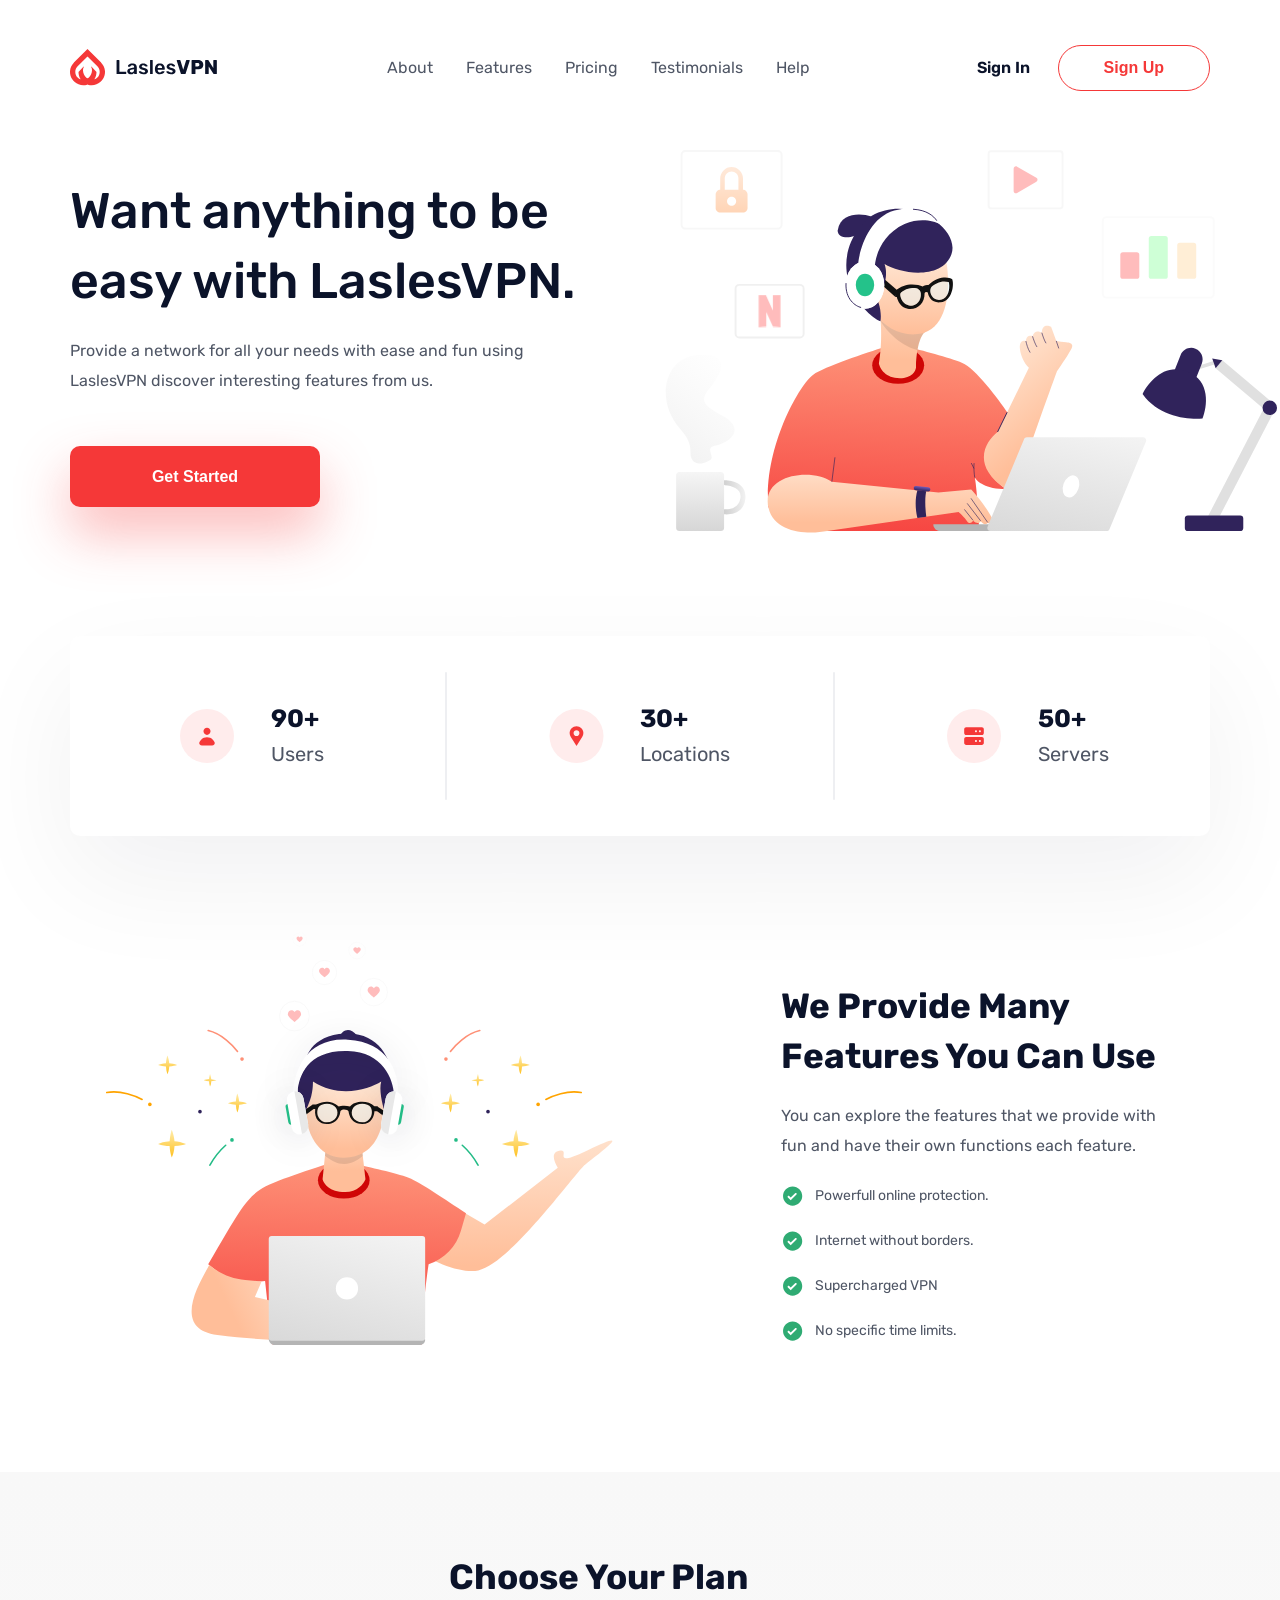
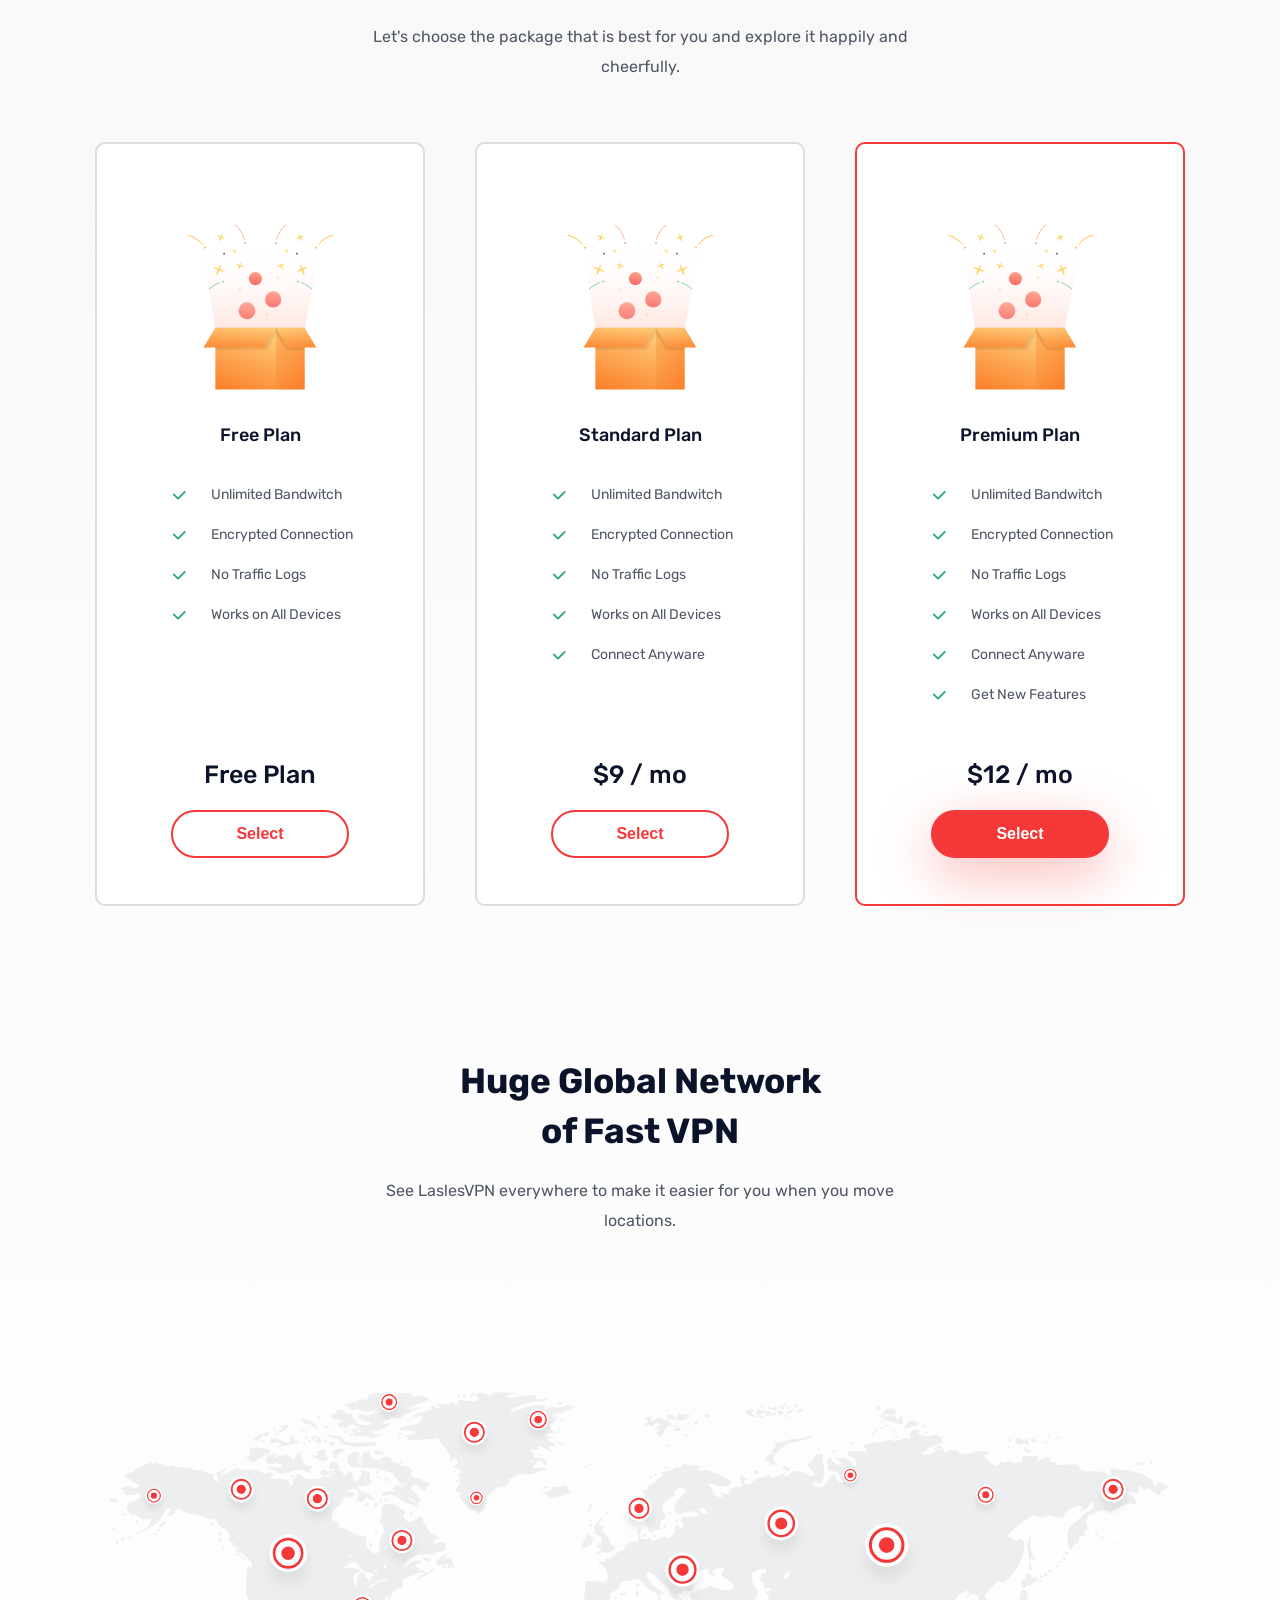
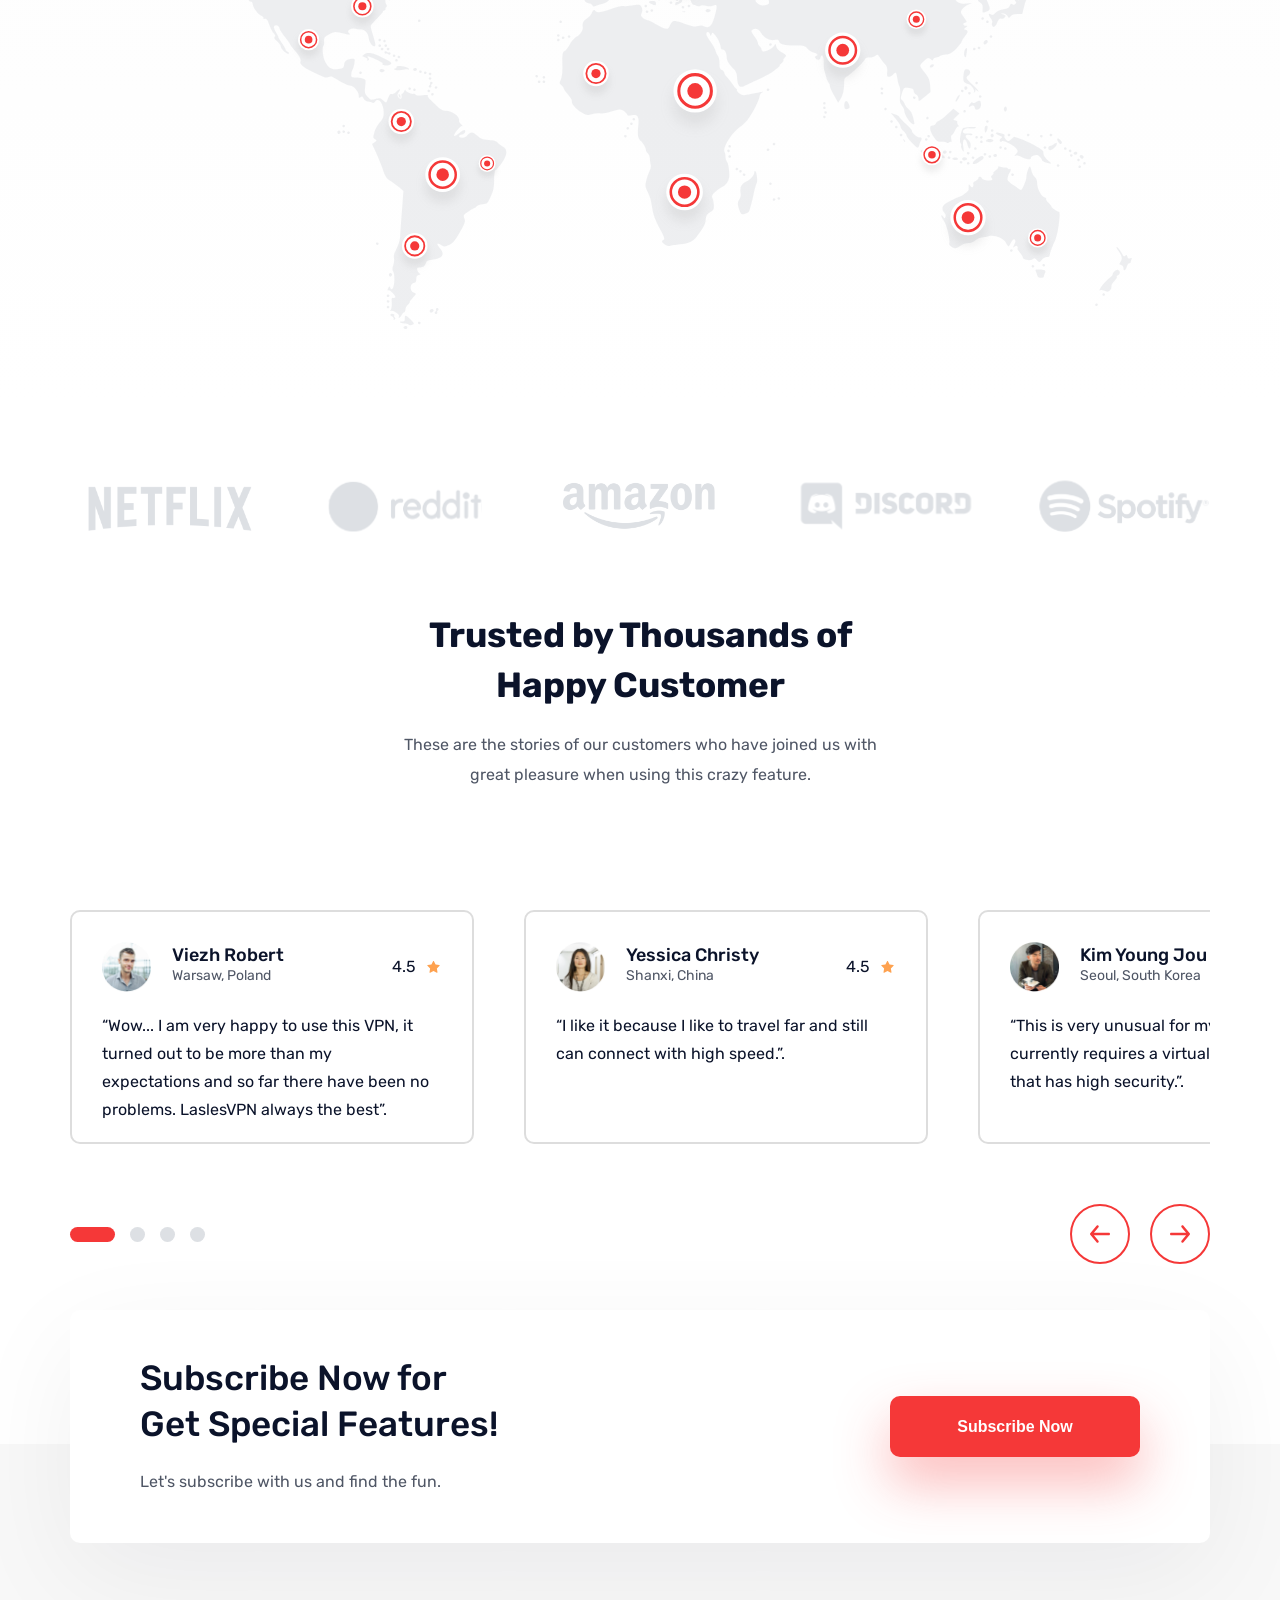
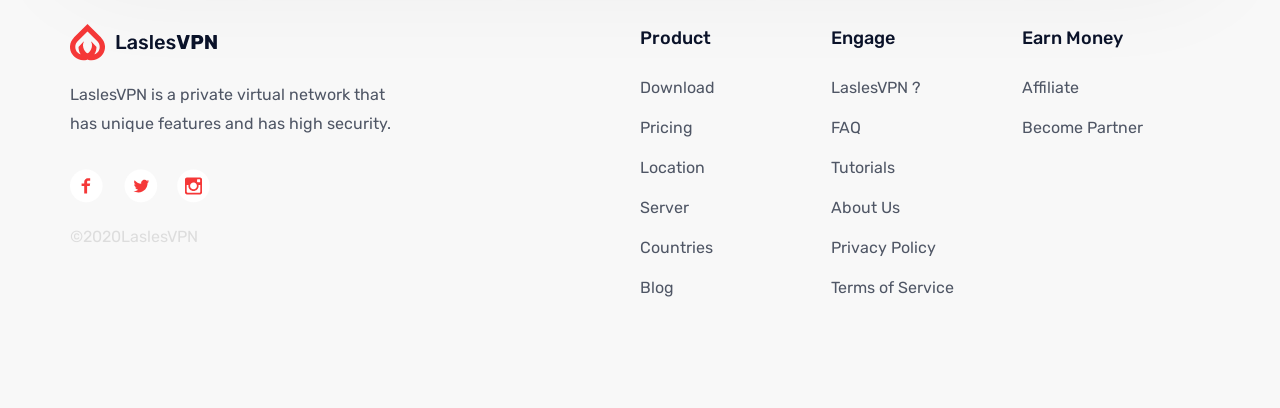
<file: index.html>
<!DOCTYPE html>
<html lang="en">
<head>
    <meta charset="UTF-8">
    <meta http-equiv="X-UA-Compatible" content="IE=edge">
    <meta name="viewport" content="width=device-width, initial-scale=1.0">
    <title>Document</title>
    <link rel="shortcut icon" href="favicon-lending.png" type="image/png">
    <link rel="preconnect" href="https://fonts.gstatic.com">
    <link href="https://fonts.googleapis.com/css2?family=Rubik:wght@400;500;700&display=swap" rel="stylesheet">
    <link rel="stylesheet" href="./css/style.css">
    <script src="./js/code.js" defer></script>
    <script src="https://code.jquery.com/jquery-3.3.1.min.js" crossorigin="anonymous"></script>
</head>
<body>
    <div class="wrapper">
        <header class="header">
            <div class="logo"></div>
            <div class="btn_burger" id="myBtn"></div>
            <div id="myModal" class="modal">
                <div class="modal_content">
                    <div class="modal_header">
                        <div class="logo"></div>
                        <div class="btn_close"></div>
                    </div>
                    <div class="modal_wraper">
                        <div class="modal_wraper__body">
                            <div class="modal_body_top">
                                <a href="#" class="modal__link">About</a>
                                <a href="#" class="modal__link">Features</a>
                                <a href="#" class="modal__link">Pricing</a>
                                <a href="#" class="modal__link">Testimonials</a>
                                <a href="#" class="modal__link">Help</a>
                            </div>
                            <div class="modal_body_bottom">
                                <a href="#" class="modal__link">Sign In</a>
                                <a href="#" class="modal__link__sign_up">Sign Up</a>
                            </div>
                        </div>
                        <div class="modal_wraper__footer">
                            <a href="#" class="social__link"><div class="modal__footer_fb"></div></a>
                            <a href="#" class="social__link"><div class="modal__footer_twitter"></div></a>
                            <a href="#" class="social__link"><div class="modal__footer_inst"></div></a>
                        </div>
                    </div>
                </div>
        </div>
            <nav class="nav">
                <a href="#" class="nav__link">About</a>
                <a href="#" class="nav__link">Features</a>
                <a href="#" class="nav__link">Pricing</a>
                <a href="#" class="nav__link">Testimonials</a>
                <a href="#" class="nav__link">Help</a>
            </nav>
            <div class="sign_bnts">
                <a href="#" class="sign_bnts__link">Sign In</a>
                <a href="#" class="sign_bnts__link"><button class="sign_bnts__up">Sign Up</button></a>
            </div>
        </header>
        <div class="promo">
            <div class="promo_wrapper">
                <h1 class="promo_wrapper__title">Want anything to be easy with LaslesVPN.</h1>
                <p class="promo_wrapper__text">Provide a network for all your needs with ease and fun using LaslesVPN discover interesting features from us.</p>
                <button class="promo_wrapper__btn">Get Started</button>
            </div>
            <div class="promo__img"></div>
        </div>
        <div class="promo_cards">
            <div class="promo_facts">
                <div class="promo_facts_img promo_img__users"></div>
                <div class="promo_facts__text">
                    <p class="promo_facts__text__count">90+</p>
                    <p class="promo_facts__text__units">Users</p>
                </div>
            </div>
            <div class="promo_border"></div>
            <div class="promo_facts">
                <div class="promo_facts_img promo_img__location"></div>
                <div class="promo_facts__text">
                    <p class="promo_facts__text__count">30+</p>
                    <p class="promo_facts__text__units">Locations</p>
                </div>
            </div>
            <div class="promo_border"></div>
            <div class="promo_facts">
                <div class="promo_facts_img promo_img__servers"></div>
                <div class="promo_facts__text">
                    <p class="promo_facts__text__count">50+</p>
                    <p class="promo_facts__text__units">Servers</p>
                </div>
            </div>
        </div>
        <div class="features">
            <div class="features__img"></div>
            <div class="features_wrapper">
                <h1 class="main_heading features_wrapper__h1">We Provide Many Features You Can Use</h1>
                <p class="features_wrapper__p">You can explore the features that we provide with fun and have their own functions each feature.</p>
                <div class="features_wrapper__advantage">
                    <div class="features_wrapper__advantage__img"></div>
                    <div class="features_wrapper__advantage__text">Powerfull online protection.</div>
                </div>
                <div class="features_wrapper__advantage">
                    <div class="features_wrapper__advantage__img"></div>
                    <p class="features_wrapper__advantage__text">Internet without borders.</p>
                </div>
                <div class="features_wrapper__advantage">
                    <div class="features_wrapper__advantage__img"></div>
                    <p class="features_wrapper__advantage__text">Supercharged VPN</p>
                </div>
                <div class="features_wrapper__advantage">
                    <div class="features_wrapper__advantage__img"></div>
                    <p class="features_wrapper__advantage__text">No specific time limits.</p>
                </div>
            </div>
        </div>
    </div>
    <div class="plan_network_wraper">
        <div class="wrapper">
            <div class="plan_wraper">
                <h1 class="main_heading plan_network__h1">Choose Your Plan</h1>
                <p class="plan_network_wraper__p">Let's choose the package that is best for you and explore it happily and cheerfully.</p>
                <div class="plan_wraper__cards">
                    <div class="plan_wraper__card">
                        <div class="plan_wraper__cards__img"></div>
                        <p class="plan_wraper__cards__p">Free Plan</p>
                        <div class="plan_wraper__cards__advan">
                            <div class="wrapper__advan">
                                <div class="wrapper__advan__img"></div>
                                <p class="wrapper__advan__p">Unlimited Bandwitch</p>
                            </div>
                            <div class="wrapper__advan">
                                <div class="wrapper__advan__img"></div>
                                <p class="wrapper__advan__p">Encrypted Connection</p>
                            </div>
                            <div class="wrapper__advan">
                                <div class="wrapper__advan__img"></div>
                                <p class="wrapper__advan__p">No Traffic Logs</p>
                            </div>
                            <div class="wrapper__advan">
                                <div class="wrapper__advan__img"></div>
                                <p class="wrapper__advan__p">Works on All Devices</p>
                            </div>
                        </div>
                        <p class="plan_wraper__cost">Free Plan</p>
                        <a href="#" class="plan_wraper__link"><button class="plan_wraper__btn">Select</button></a>
                    </div>
                    <div class="plan_wraper__card">
                        <div class="plan_wraper__cards__img"></div>
                        <p class="plan_wraper__cards__p">Standard Plan</p>
                        <div class="plan_wraper__cards__advan">
                            <div class="wrapper__advan">
                                <div class="wrapper__advan__img"></div>
                                <p class="wrapper__advan__p">Unlimited Bandwitch</p>
                            </div>
                            <div class="wrapper__advan">
                                <div class="wrapper__advan__img"></div>
                                <p class="wrapper__advan__p">Encrypted Connection</p>
                            </div>
                            <div class="wrapper__advan">
                                <div class="wrapper__advan__img"></div>
                                <p class="wrapper__advan__p">No Traffic Logs</p>
                            </div>
                            <div class="wrapper__advan">
                                <div class="wrapper__advan__img"></div>
                                <p class="wrapper__advan__p">Works on All Devices</p>
                            </div>
                            <div class="wrapper__advan">
                                <div class="wrapper__advan__img"></div>
                                <p class="wrapper__advan__p">Connect Anyware</p>
                            </div>
                        </div>
                        <p class="plan_wraper__cost">$9 / mo</p>
                        <a href="#" class="plan_wraper__link"><button class="plan_wraper__btn">Select</button></a>
                    </div>
                    <div class="plan_wraper__card plan_wraper__card_selected">
                        <div class="plan_wraper__cards__img"></div>
                        <p class="plan_wraper__cards__p">Premium Plan</p>
                        <div class="plan_wraper__cards__advan">
                            <div class="wrapper__advan">
                                <div class="wrapper__advan__img"></div>
                                <p class="wrapper__advan__p">Unlimited Bandwitch</p>
                            </div>
                            <div class="wrapper__advan">
                                <div class="wrapper__advan__img"></div>
                                <p class="wrapper__advan__p">Encrypted Connection</p>
                            </div>
                            <div class="wrapper__advan">
                                <div class="wrapper__advan__img"></div>
                                <p class="wrapper__advan__p">No Traffic Logs</p>
                            </div>
                            <div class="wrapper__advan">
                                <div class="wrapper__advan__img"></div>
                                <p class="wrapper__advan__p">Works on All Devices</p>
                            </div>
                            <div class="wrapper__advan">
                                <div class="wrapper__advan__img"></div>
                                <p class="wrapper__advan__p">Connect Anyware</p>
                            </div>
                            <div class="wrapper__advan">
                                <div class="wrapper__advan__img"></div>
                                <p class="wrapper__advan__p">Get New Features</p>
                            </div>
                        </div>
                        <p class="plan_wraper__cost">$12 / mo</p>
                        <a href="#" class="plan_wraper__link"><button class="plan_wraper__btn plan_wraper__btn_selected">Select</button></a>
                    </div>
                </div>
            </div>
            <div class="network_wraper">
                <h1 class="main_heading plan_network__h1">Huge Global Network of Fast VPN</h1>
                <p class="plan_network_wraper__p">See LaslesVPN everywhere to make it easier for you when you move locations.</p>
                <div class="network_wraper__map"></div>
            </div>
        </div>
    </div> 
    <div class="wrapper">
        <div class="wraper_partners">
            <div class="wraper_partners__netflix"></div>
            <div class="wraper_partners__reddit"></div>
            <div class="wraper_partners__amazon"></div>
            <div class="wraper_partners__discord"></div>
            <div class="wraper_partners__spotify"></div>
        </div>
        <div class="wraper_customers">
            <h1 class="main_heading wraper_customers__h1">Trusted by Thousands of Happy Customer</h1>
            <p class="wraper_customers__p">These are the stories of our customers who have joined us with great pleasure when using this crazy feature.</p>
            <div class="container">
                <div id="cards-container">
                  <div class="cards">
                    <div class="card">
                      <div class="container">
                          <div class="wraper_container">
                                <div class="container_top">
                                    <div class="wraper_person">
                                        <div class="wraper_person__img avatar1_img"></div>
                                        <div class="wraper_person__name">
                                            <p class="wraper_person__firstname__p">Viezh Robert</p> 
                                            <p class="wraper_person__secondname__p">Warsaw, Poland</p>
                                        </div>
                                    </div>
                                    <div class="wpaper_rate">
                                        <p class="wpaper_rate__p">4.5</p>
                                        <div class="wpaper_rate__icon"></div>
                                    </div>
                                </div>
                                <div class="container_bottom">
                                    <p class="wraper_desc">“Wow... I am very happy to use this VPN, it turned out to be more than my expectations and so far there have been no problems. LaslesVPN always the best”.</p>
                                </div>
                            </div>
                      </div>
                    </div>
                    <div class="card">
                      <div class="container">
                        <div class="wraper_container">
                            <div class="container_top">
                                <div class="wraper_person">
                                    <div class="wraper_person__img avatar2_img"></div>
                                    <div class="wraper_person__name">
                                        <p class="wraper_person__firstname__p">Yessica Christy</p> 
                                        <p class="wraper_person__secondname__p">Shanxi, China</p>
                                    </div>
                                </div>
                                <div class="wpaper_rate">
                                    <p class="wpaper_rate__p">4.5</p>
                                    <div class="wpaper_rate__icon"></div>
                                </div>
                            </div>
                            <div class="container_bottom">
                                <p class="wraper_desc">“I like it because I like to travel far and still can connect with high speed.”.</p>
                            </div>
                        </div>
                      </div>
                    </div>
                    <div class="card">
                      <div class="container">
                        <div class="wraper_container">
                            <div class="container_top">
                                <div class="wraper_person">
                                    <div class="wraper_person__img avatar3_img"></div>
                                    <div class="wraper_person__name">
                                        <p class="wraper_person__firstname__p">Kim Young Jou</p> 
                                        <p class="wraper_person__secondname__p">Seoul, South Korea</p>
                                    </div>
                                </div>
                                <div class="wpaper_rate">
                                    <p class="wpaper_rate__p">4.5</p>
                                    <div class="wpaper_rate__icon"></div>
                                </div>
                            </div>
                            <div class="container_bottom">
                                <p class="wraper_desc">“This is very unusual for my business that currently requires a virtual private network that has high security.”.</p>
                            </div>
                        </div>
                      </div>
                    </div>
                    <div class="card">
                      <div class="container">
                        <div class="wraper_container">
                            <div class="container_top">
                                <div class="wraper_person">
                                    <div class="wraper_person__img avatar1_img"></div>
                                    <div class="wraper_person__name">
                                        <p class="wraper_person__firstname__p">Viezh Robert</p> 
                                        <p class="wraper_person__secondname__p">Warsaw, Poland</p>
                                    </div>
                                </div>
                                <div class="wpaper_rate">
                                    <p class="wpaper_rate__p">4.5</p>
                                    <div class="wpaper_rate__icon"></div>
                                </div>
                            </div>
                            <div class="container_bottom">
                                <p class="wraper_desc">“Wow... I am very happy to use this VPN, it turned out to be more than my expectations and so far there have been no problems. LaslesVPN always the best”.</p>
                            </div>
                        </div>
                      </div>
                    </div>
                  </div>
                </div>
            </div>
            <div class="wrapper_sliders">
                <div class="wrapper_sliders__pages">
                    <div class="sliders__page_selected"></div>
                    <div class="sliders__page_notselected"></div>
                    <div class="sliders__page_notselected"></div>
                    <div class="sliders__page_notselected"></div>
                </div>
                <div class="wrapper_sliders__arrows">
                    <div id="slide-left-container1">
                        <div class="slide-left1">
                        </div>
                    </div>
                    <div id="slide-right-container1">
                        <div class="slide-right1">
                        </div>
                    </div>
                </div>
            </div>
        </div>
        <div class="wraper_subscrb">
            <div class="subscrb_desc">
                <h1 class="subscrb_desc__h1">Subscribe Now for Get Special Features!</h1>
                <p class="subscrb_desc__p">Let's subscribe with us and find the fun.</p>
            </div>
            <a href="#" class="wraper_subscrb__link"><button class="wraper_subscrb__link_btn">Subscribe Now</button></a>
        </div>
    </div>  
<footer class="footer">
    <div class="wrapper">
        <div class="wraper_footer">
            <div class="footer__about">
                <div class="logo"></div>
                <p class="footer__about__p">LaslesVPN is a private virtual network that has unique features and has high security.</p>
                <div class="footer__about__social">
                    <a href="#" class="social__link"><div class="social__facebook"></div></a>
                    <a href="#" class="social__link"><div class="social__twitter"></div></a>
                    <a href="#" class="social__link"><div class="social__instagram"></div></a>
                </div>
                <p class="footer__about__rights_p">©2020LaslesVPN</p>
            </div>
            <div class="footer__links">
                <div class="footer__links__wraper">
                    <p class="footer__links__wraper__h3">Product</p>
                    <a href="#" class="links__product__a">Download</a>
                    <a href="#" class="links__product__a">Pricing</a>
                    <a href="#" class="links__product__a">Location</a>
                    <a href="#" class="links__product__a">Server</a>
                    <a href="#" class="links__product__a">Countries</a>
                    <a href="#" class="links__product__a">Blog</a>
                </div>
                <div class="footer__links__wraper">
                    <p class="footer__links__wraper__h3">Engage</p>
                    <a href="#" class="links__product__a">LaslesVPN ?</a>
                    <a href="#" class="links__product__a">FAQ</a>
                    <a href="#" class="links__product__a">Tutorials</a>
                    <a href="#" class="links__product__a">About Us</a>
                    <a href="#" class="links__product__a">Privacy Policy</a>
                    <a href="#" class="links__product__a">Terms of Service</a>
                </div>
                <div class="footer__links__wraper">
                    <p class="footer__links__wraper__h3">Earn Money</p>
                    <a href="#" class="links__product__a">Affiliate</a>
                    <a href="#" class="links__product__a">Become Partner</a>
                </div>
            </div>
        </div>
    </div>
</footer> 
</body>
</html>
</file>
<file: css/style.css>
@import url('min_reset.css');
@import url('variable.css');
@import url('header.css');
@import url('promo.css');
@import url('promo_cards.css');
@import url('heading.css');
@import url('features.css');
@import url('plan_wraper.css');
@import url('network_wraper.css');
@import url('partners.css');
@import url('wraper_customers.css');
@import url('wraper_subscrb.css');
@import url('footer.css');
@import url('adaptive.css');
</file>
